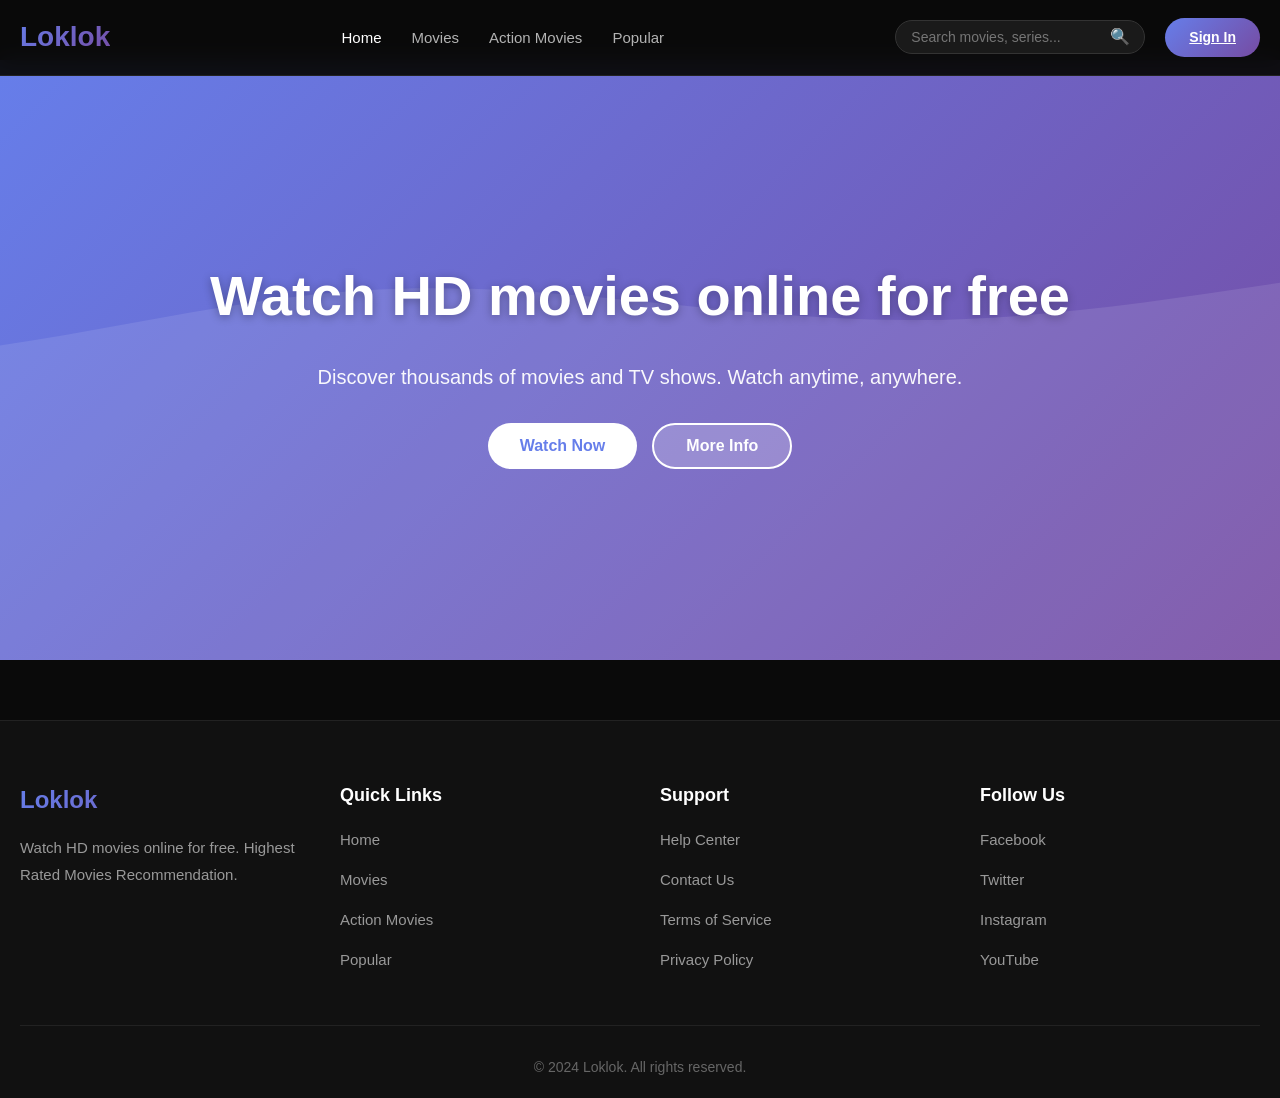
<file: index.html>
<!DOCTYPE html>
<html lang="en">
<head>
    <meta charset="UTF-8">
    <meta name="viewport" content="width=device-width, initial-scale=1.0">
    <title>Loklok - Watch HD movies online for free</title>
    <link rel="stylesheet" href="styles.css">
</head>
<body>
    <!-- Navigation Bar -->
    <nav class="navbar">
        <div class="container">
            <div class="logo">
                <h1>Loklok</h1>
            </div>
            <ul class="nav-menu">
                <li><a href="#home" class="active">Home</a></li>
                <li><a href="movies.html">Movies</a></li>
                <li><a href="#new">Action Movies</a></li>
                <li><a href="#popular">Popular</a></li>
            </ul>
            <div class="nav-right">
                <div class="search-box">
                    <input type="text" placeholder="Search movies, series...">
                    <span class="search-icon">🔍</span>
                </div>
                <a href="login.html" class="btn-login">Sign In</a>
            </div>
        </div>
    </nav>

    <!-- Hero Section -->
    <section class="hero">
        <div class="hero-content">
            <h1 class="hero-title">Watch HD movies online for free</h1>
            <p class="hero-subtitle">Discover thousands of movies and TV shows. Watch anytime, anywhere.</p>
            <div class="hero-buttons">
                <button class="btn-primary" onclick="window.location.href='movies.html'">Watch Now</button>
                <button class="btn-secondary">More Info</button>
            </div>
        </div>
        <div class="hero-overlay"></div>
    </section>



    <!-- Footer -->
    <footer class="footer">
        <div class="container">
            <div class="footer-content">
                <div class="footer-section">
                    <h3>Loklok</h3>
                    <p>Watch HD movies online for free. Highest Rated Movies Recommendation.</p>
                </div>
                <div class="footer-section">
                    <h4>Quick Links</h4>
                    <ul>
                        <li><a href="index.html">Home</a></li>
                        <li><a href="movies.html">Movies</a></li>
                        <li><a href="#action">Action Movies</a></li>
                        <li><a href="#popular">Popular</a></li>
                    </ul>
                </div>
                <div class="footer-section">
                    <h4>Support</h4>
                    <ul>
                        <li><a href="#">Help Center</a></li>
                        <li><a href="#">Contact Us</a></li>
                        <li><a href="#">Terms of Service</a></li>
                        <li><a href="#">Privacy Policy</a></li>
                    </ul>
                </div>
                <div class="footer-section">
                    <h4>Follow Us</h4>
                    <ul>
                        <li><a href="#">Facebook</a></li>
                        <li><a href="#">Twitter</a></li>
                        <li><a href="#">Instagram</a></li>
                        <li><a href="#">YouTube</a></li>
                    </ul>
                </div>
            </div>
            <div class="footer-bottom">
                <p>&copy; 2024 Loklok. All rights reserved.</p>
            </div>
        </div>
    </footer>
</body>
</html>
</file>
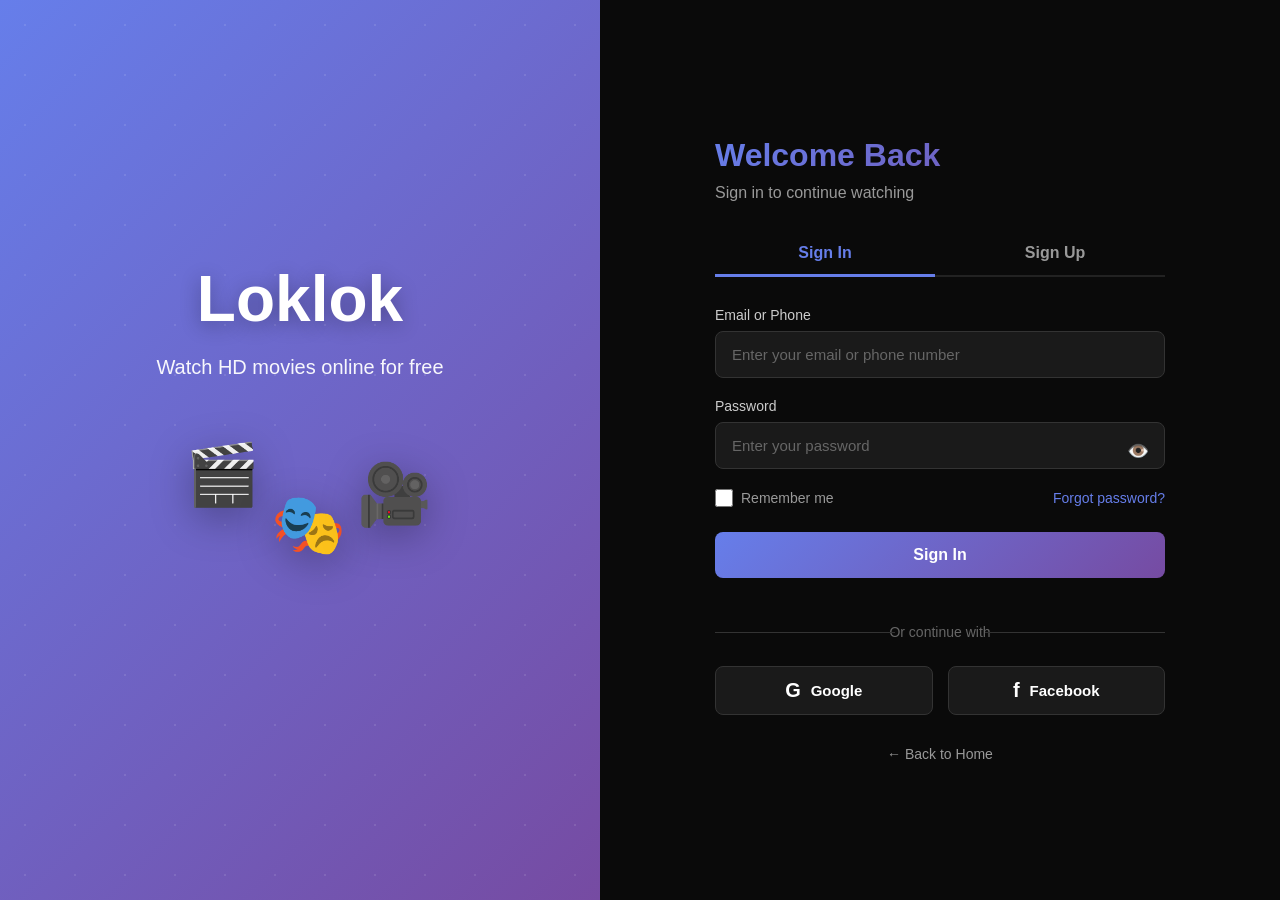
<file: login.html>
<!DOCTYPE html>
<html lang="en">
<head>
    <meta charset="UTF-8">
    <meta name="viewport" content="width=device-width, initial-scale=1.0">
    <title>Sign In - Loklok</title>
    <link rel="stylesheet" href="login-styles.css">
</head>
<body>
    <div class="login-container">
        <!-- Left Side - Branding -->
        <div class="login-left">
            <div class="brand-content">
                <h1 class="brand-logo">Loklok</h1>
                <p class="brand-tagline">Watch HD movies online for free</p>
                <div class="brand-illustration">
                    <div class="floating-card card-1">🎬</div>
                    <div class="floating-card card-2">🎭</div>
                    <div class="floating-card card-3">🎥</div>
                </div>
            </div>
        </div>

        <!-- Right Side - Login Form -->
        <div class="login-right">
            <div class="login-form-wrapper">
                <div class="form-header">
                    <h2>Welcome Back</h2>
                    <p>Sign in to continue watching</p>
                </div>

                <div class="tabs">
                    <button class="tab-btn active" id="loginTab">Sign In</button>
                    <button class="tab-btn" id="registerTab">Sign Up</button>
                </div>

                <!-- Login Form -->
                <form class="login-form" id="loginForm">
                    <div class="form-group">
                        <label for="email">Email or Phone</label>
                        <input type="text" id="email" placeholder="Enter your email or phone number" required>
                    </div>

                    <div class="form-group">
                        <label for="password">Password</label>
                        <input type="password" id="password" placeholder="Enter your password" required>
                        <span class="toggle-password" onclick="togglePassword()">👁️</span>
                    </div>

                    <div class="form-options">
                        <label class="checkbox-label">
                            <input type="checkbox" id="remember">
                            <span>Remember me</span>
                        </label>
                        <a href="#" class="forgot-link">Forgot password?</a>
                    </div>

                    <button type="submit" class="btn-submit">Sign In</button>

                    <div class="divider">
                        <span>Or continue with</span>
                    </div>

                    <div class="social-login">
                        <button type="button" class="social-btn google-btn">
                            <span>G</span> Google
                        </button>
                        <button type="button" class="social-btn facebook-btn">
                            <span>f</span> Facebook
                        </button>
                    </div>
                </form>

                <!-- Register Form (Hidden by default) -->
                <form class="login-form" id="registerForm" style="display: none;">
                    <div class="form-group">
                        <label for="reg-email">Email</label>
                        <input type="email" id="reg-email" placeholder="Enter your email" required>
                    </div>

                    <div class="form-group">
                        <label for="reg-phone">Phone Number</label>
                        <input type="tel" id="reg-phone" placeholder="Enter your phone number" required>
                    </div>

                    <div class="form-group">
                        <label for="reg-password">Password</label>
                        <input type="password" id="reg-password" placeholder="Create a password" required>
                    </div>

                    <div class="form-group">
                        <label for="reg-confirm">Confirm Password</label>
                        <input type="password" id="reg-confirm" placeholder="Confirm your password" required>
                    </div>

                    <div class="form-options">
                        <label class="checkbox-label">
                            <input type="checkbox" id="agree" required>
                            <span>I agree to the <a href="#">Terms of Service</a> and <a href="#">Privacy Policy</a></span>
                        </label>
                    </div>

                    <button type="submit" class="btn-submit">Sign Up</button>

                    <div class="divider">
                        <span>Or continue with</span>
                    </div>

                    <div class="social-login">
                        <button type="button" class="social-btn google-btn">
                            <span>G</span> Google
                        </button>
                        <button type="button" class="social-btn facebook-btn">
                            <span>f</span> Facebook
                        </button>
                    </div>
                </form>

                <div class="back-home">
                    <a href="index.html">← Back to Home</a>
                </div>
            </div>
        </div>
    </div>

    <script>
        // Toggle between login and register forms
        const loginTab = document.getElementById('loginTab');
        const registerTab = document.getElementById('registerTab');
        const loginForm = document.getElementById('loginForm');
        const registerForm = document.getElementById('registerForm');

        loginTab.addEventListener('click', () => {
            loginTab.classList.add('active');
            registerTab.classList.remove('active');
            loginForm.style.display = 'block';
            registerForm.style.display = 'none';
        });

        registerTab.addEventListener('click', () => {
            registerTab.classList.add('active');
            loginTab.classList.remove('active');
            loginForm.style.display = 'none';
            registerForm.style.display = 'block';
        });

        // Toggle password visibility
        function togglePassword() {
            const passwordInput = document.getElementById('password');
            if (passwordInput.type === 'password') {
                passwordInput.type = 'text';
            } else {
                passwordInput.type = 'password';
            }
        }

        // Form submissions
        loginForm.addEventListener('submit', (e) => {
            e.preventDefault();
            alert('Login functionality would be implemented here!');
        });

        registerForm.addEventListener('submit', (e) => {
            e.preventDefault();
            const password = document.getElementById('reg-password').value;
            const confirm = document.getElementById('reg-confirm').value;
            
            if (password !== confirm) {
                alert('Passwords do not match!');
                return;
            }
            
            alert('Registration functionality would be implemented here!');
        });
    </script>
</body>
</html>
</file>
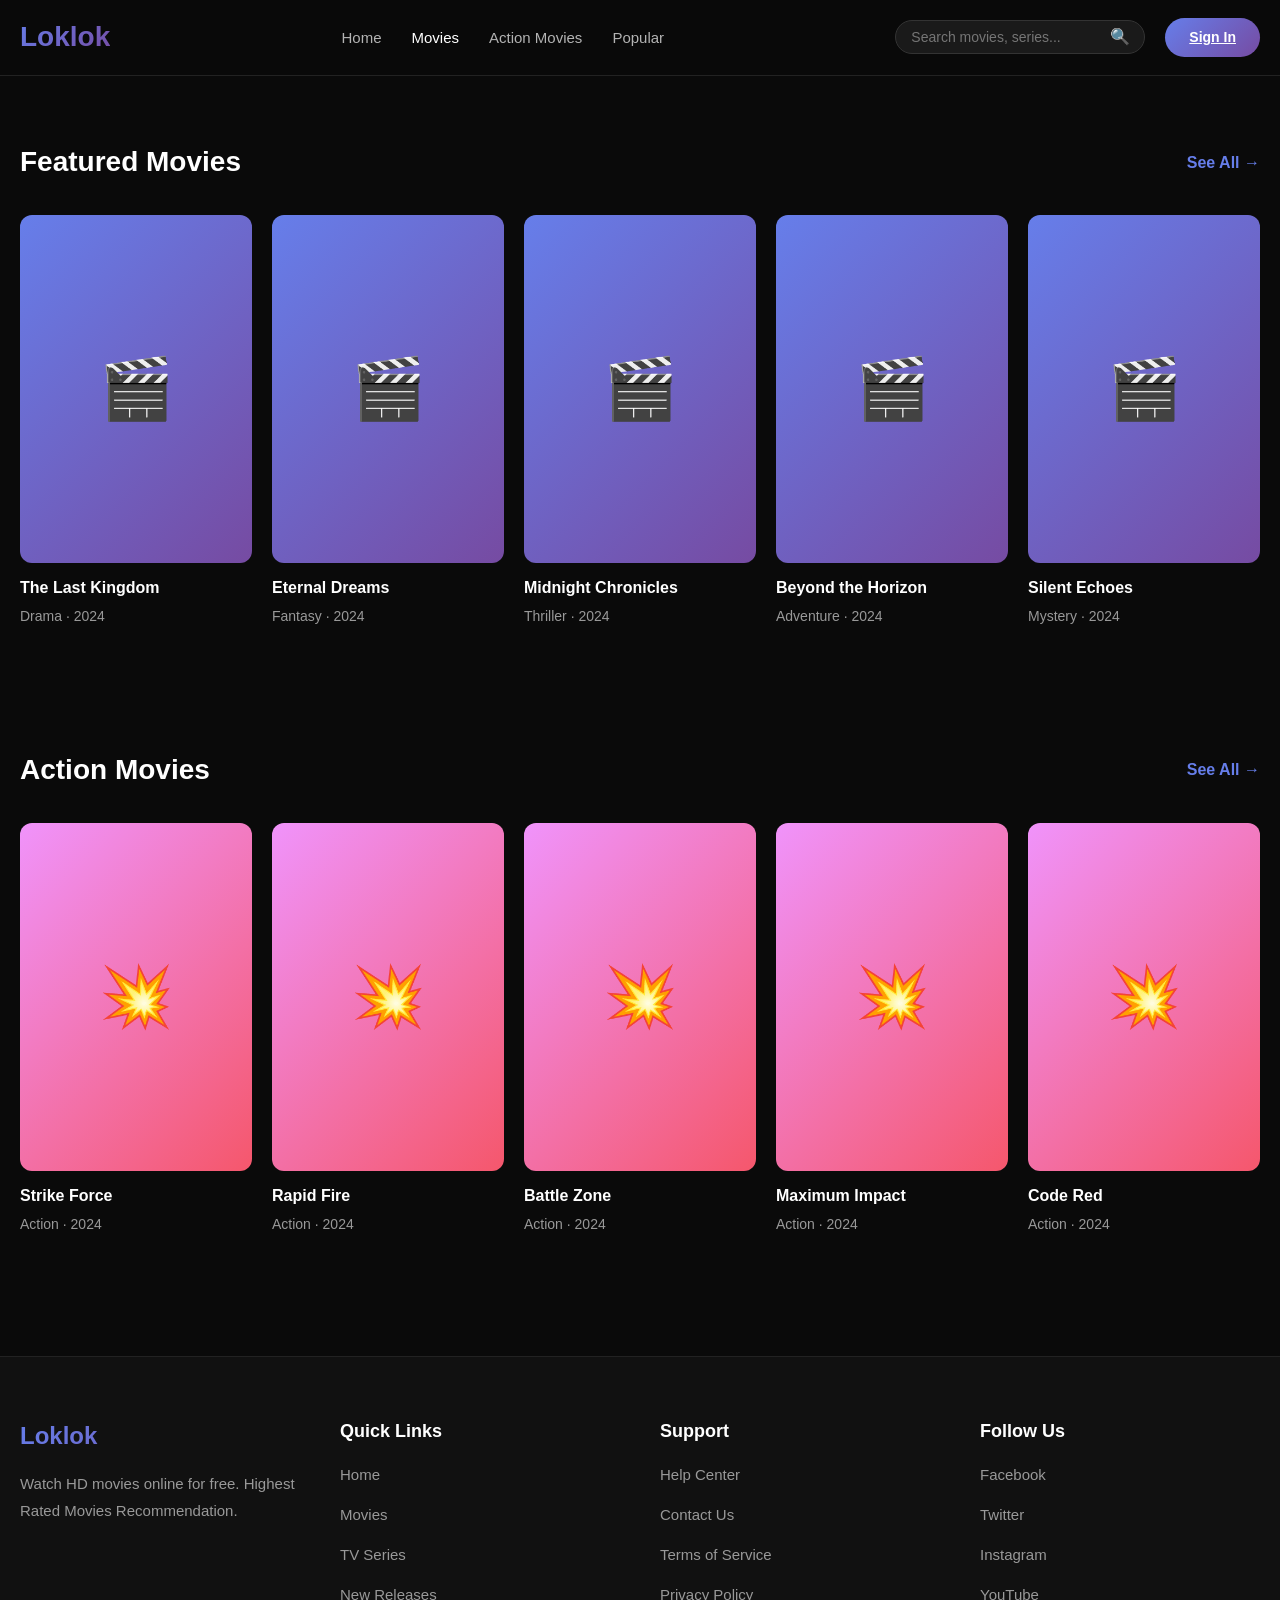
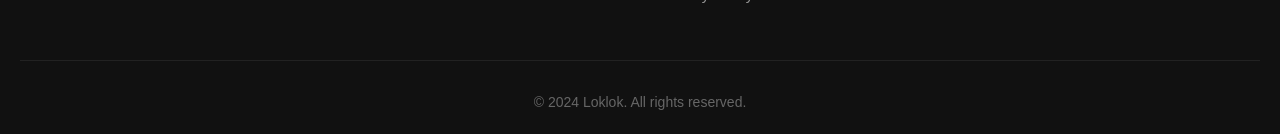
<file: movies.html>
<!DOCTYPE html>
<html lang="en">
<head>
    <meta charset="UTF-8">
    <meta name="viewport" content="width=device-width, initial-scale=1.0">
    <title>Movies - Loklok</title>
    <link rel="stylesheet" href="styles.css">
</head>
<body>
    <!-- Navigation Bar -->
    <nav class="navbar">
        <div class="container">
            <div class="logo">
                <a href="index.html"><h1>Loklok</h1></a>
            </div>
            <ul class="nav-menu">
                <li><a href="index.html">Home</a></li>
                <li><a href="movies.html" class="active">Movies</a></li>
                <li><a href="#action">Action Movies</a></li>
                <li><a href="#popular">Popular</a></li>
            </ul>
            <div class="nav-right">
                <div class="search-box">
                    <input type="text" placeholder="Search movies, series...">
                    <span class="search-icon">🔍</span>
                </div>
                <a href="login.html" class="btn-login">Sign In</a>
            </div>
        </div>
    </nav>

    <div class="movies-page">
        <!-- Featured Section - 1 Row with 5 Columns -->
        <section class="content-section">
            <div class="container">
                <div class="section-header">
                    <h2>Featured Movies</h2>
                    <a href="#" class="more-link">See All →</a>
                </div>
                
                <div class="movie-row">
                    <div class="content-card">
                        <div class="card-image">
                            <div class="placeholder-img"><span>🎬</span></div>
                            <div class="card-overlay"><button class="play-btn">▶</button></div>
                        </div>
                        <h3 class="card-title">The Last Kingdom</h3>
                        <p class="card-info">Drama · 2024</p>
                    </div>
                    <div class="content-card">
                        <div class="card-image">
                            <div class="placeholder-img"><span>🎬</span></div>
                            <div class="card-overlay"><button class="play-btn">▶</button></div>
                        </div>
                        <h3 class="card-title">Eternal Dreams</h3>
                        <p class="card-info">Fantasy · 2024</p>
                    </div>
                    <div class="content-card">
                        <div class="card-image">
                            <div class="placeholder-img"><span>🎬</span></div>
                            <div class="card-overlay"><button class="play-btn">▶</button></div>
                        </div>
                        <h3 class="card-title">Midnight Chronicles</h3>
                        <p class="card-info">Thriller · 2024</p>
                    </div>
                    <div class="content-card">
                        <div class="card-image">
                            <div class="placeholder-img"><span>🎬</span></div>
                            <div class="card-overlay"><button class="play-btn">▶</button></div>
                        </div>
                        <h3 class="card-title">Beyond the Horizon</h3>
                        <p class="card-info">Adventure · 2024</p>
                    </div>
                    <div class="content-card">
                        <div class="card-image">
                            <div class="placeholder-img"><span>🎬</span></div>
                            <div class="card-overlay"><button class="play-btn">▶</button></div>
                        </div>
                        <h3 class="card-title">Silent Echoes</h3>
                        <p class="card-info">Mystery · 2024</p>
                    </div>
                </div>
            </div>
        </section>

        <!-- Action Section - 1 Row with 5 Columns -->
        <section class="content-section">
            <div class="container">
                <div class="section-header">
                    <h2>Action Movies</h2>
                    <a href="#" class="more-link">See All →</a>
                </div>
                
                <div class="movie-row">
                    <div class="content-card">
                        <div class="card-image">
                            <div class="placeholder-img action-bg"><span>💥</span></div>
                            <div class="card-overlay"><button class="play-btn">▶</button></div>
                        </div>
                        <h3 class="card-title">Strike Force</h3>
                        <p class="card-info">Action · 2024</p>
                    </div>
                    <div class="content-card">
                        <div class="card-image">
                            <div class="placeholder-img action-bg"><span>💥</span></div>
                            <div class="card-overlay"><button class="play-btn">▶</button></div>
                        </div>
                        <h3 class="card-title">Rapid Fire</h3>
                        <p class="card-info">Action · 2024</p>
                    </div>
                    <div class="content-card">
                        <div class="card-image">
                            <div class="placeholder-img action-bg"><span>💥</span></div>
                            <div class="card-overlay"><button class="play-btn">▶</button></div>
                        </div>
                        <h3 class="card-title">Battle Zone</h3>
                        <p class="card-info">Action · 2024</p>
                    </div>
                    <div class="content-card">
                        <div class="card-image">
                            <div class="placeholder-img action-bg"><span>💥</span></div>
                            <div class="card-overlay"><button class="play-btn">▶</button></div>
                        </div>
                        <h3 class="card-title">Maximum Impact</h3>
                        <p class="card-info">Action · 2024</p>
                    </div>
                    <div class="content-card">
                        <div class="card-image">
                            <div class="placeholder-img action-bg"><span>💥</span></div>
                            <div class="card-overlay"><button class="play-btn">▶</button></div>
                        </div>
                        <h3 class="card-title">Code Red</h3>
                        <p class="card-info">Action · 2024</p>
                    </div>
                </div>
            </div>
        </section>
    </div>

    <!-- Footer -->
    <footer class="footer">
        <div class="container">
            <div class="footer-content">
                <div class="footer-section">
                    <h3>Loklok</h3>
                    <p>Watch HD movies online for free. Highest Rated Movies Recommendation.</p>
                </div>
                <div class="footer-section">
                    <h4>Quick Links</h4>
                    <ul>
                        <li><a href="index.html">Home</a></li>
                        <li><a href="movies.html">Movies</a></li>
                        <li><a href="#">TV Series</a></li>
                        <li><a href="#">New Releases</a></li>
                    </ul>
                </div>
                <div class="footer-section">
                    <h4>Support</h4>
                    <ul>
                        <li><a href="#">Help Center</a></li>
                        <li><a href="#">Contact Us</a></li>
                        <li><a href="#">Terms of Service</a></li>
                        <li><a href="#">Privacy Policy</a></li>
                    </ul>
                </div>
                <div class="footer-section">
                    <h4>Follow Us</h4>
                    <ul>
                        <li><a href="#">Facebook</a></li>
                        <li><a href="#">Twitter</a></li>
                        <li><a href="#">Instagram</a></li>
                        <li><a href="#">YouTube</a></li>
                    </ul>
                </div>
            </div>
            <div class="footer-bottom">
                <p>&copy; 2024 Loklok. All rights reserved.</p>
            </div>
        </div>
    </footer>
</body>
</html>
</file>
<file: styles.css>
* {
    margin: 0;
    padding: 0;
    box-sizing: border-box;
}

body {
    font-family: -apple-system, BlinkMacSystemFont, 'Segoe UI', Roboto, Oxygen, Ubuntu, Cantarell, sans-serif;
    background-color: #0a0a0a;
    color: #ffffff;
    line-height: 1.6;
}

.container {
    max-width: 1400px;
    margin: 0 auto;
    padding: 0 20px;
}

/* Navigation Bar */
.navbar {
    background-color: rgba(10, 10, 10, 0.95);
    padding: 15px 0;
    position: fixed;
    width: 100%;
    top: 0;
    z-index: 1000;
    border-bottom: 1px solid #222;
    backdrop-filter: blur(10px);
}

.navbar .container {
    display: flex;
    justify-content: space-between;
    align-items: center;
}

.logo h1 {
    font-size: 28px;
    font-weight: bold;
    background: linear-gradient(135deg, #667eea 0%, #764ba2 100%);
    -webkit-background-clip: text;
    -webkit-text-fill-color: transparent;
    background-clip: text;
}

.nav-menu {
    display: flex;
    list-style: none;
    gap: 30px;
}

.nav-menu a {
    color: #b3b3b3;
    text-decoration: none;
    font-size: 15px;
    transition: color 0.3s ease;
    padding: 5px 0;
}

.nav-menu a:hover,
.nav-menu a.active {
    color: #ffffff;
}

/* Mobile Menu Toggle */
.mobile-menu-toggle {
    display: none;
    background: none;
    border: none;
    color: #ffffff;
    font-size: 24px;
    cursor: pointer;
    padding: 5px;
}

.mobile-menu-toggle:hover {
    color: #667eea;
}

.nav-right {
    display: flex;
    align-items: center;
    gap: 20px;
}

.search-box {
    position: relative;
}

.search-box input {
    background-color: #1a1a1a;
    border: 1px solid #333;
    border-radius: 20px;
    padding: 8px 40px 8px 15px;
    color: #ffffff;
    width: 250px;
    font-size: 14px;
    transition: all 0.3s ease;
}

.search-box input:focus {
    outline: none;
    border-color: #667eea;
    background-color: #222;
}

.search-box .search-icon {
    position: absolute;
    right: 15px;
    top: 50%;
    transform: translateY(-50%);
    font-size: 16px;
}

.btn-login {
    background: linear-gradient(135deg, #667eea 0%, #764ba2 100%);
    color: white;
    border: none;
    padding: 8px 24px;
    border-radius: 20px;
    font-size: 14px;
    cursor: pointer;
    font-weight: 600;
    transition: transform 0.2s ease, box-shadow 0.2s ease;
}

.btn-login:hover {
    transform: translateY(-2px);
    box-shadow: 0 5px 15px rgba(102, 126, 234, 0.4);
}

/* Hero Section */
.hero {
    height: 600px;
    background: linear-gradient(135deg, #667eea 0%, #764ba2 100%);
    position: relative;
    display: flex;
    align-items: center;
    justify-content: center;
    margin-top: 60px;
    overflow: hidden;
}

.hero::before {
    content: '';
    position: absolute;
    width: 100%;
    height: 100%;
    background: url('data:image/svg+xml,<svg xmlns="http://www.w3.org/2000/svg" viewBox="0 0 1440 320"><path fill="%23ffffff" fill-opacity="0.1" d="M0,96L48,112C96,128,192,160,288,160C384,160,480,128,576,122.7C672,117,768,139,864,138.7C960,139,1056,117,1152,106.7C1248,96,1344,96,1392,96L1440,96L1440,320L1392,320C1344,320,1248,320,1152,320C1056,320,960,320,864,320C768,320,672,320,576,320C480,320,384,320,288,320C192,320,96,320,48,320L0,320Z"></path></svg>') no-repeat bottom;
    background-size: cover;
}

.hero-content {
    text-align: center;
    z-index: 1;
    padding: 0 20px;
}

.hero-title {
    font-size: 56px;
    font-weight: 700;
    margin-bottom: 20px;
    text-shadow: 0 2px 10px rgba(0, 0, 0, 0.3);
}

.hero-subtitle {
    font-size: 20px;
    margin-bottom: 30px;
    opacity: 0.95;
}

.hero-buttons {
    display: flex;
    gap: 15px;
    justify-content: center;
}

.btn-primary,
.btn-secondary {
    padding: 12px 32px;
    font-size: 16px;
    border-radius: 25px;
    border: none;
    cursor: pointer;
    font-weight: 600;
    transition: all 0.3s ease;
}

.btn-primary {
    background-color: #ffffff;
    color: #667eea;
}

.btn-primary:hover {
    transform: translateY(-2px);
    box-shadow: 0 5px 20px rgba(255, 255, 255, 0.3);
}

.btn-secondary {
    background-color: rgba(255, 255, 255, 0.2);
    color: #ffffff;
    border: 2px solid #ffffff;
}

.btn-secondary:hover {
    background-color: rgba(255, 255, 255, 0.3);
    transform: translateY(-2px);
}

/* Content Sections */
.content-section {
    padding: 60px 0;
}

.movies-page {
    margin-top: 60px;
}

.movies-page .content-section:first-child {
    padding-top: 80px;
}

.section-header {
    display: flex;
    justify-content: space-between;
    align-items: center;
    margin-bottom: 30px;
}

.section-header h2 {
    font-size: 28px;
    font-weight: 700;
}

.more-link {
    color: #667eea;
    text-decoration: none;
    font-size: 16px;
    font-weight: 600;
    transition: color 0.3s ease;
}

.more-link:hover {
    color: #764ba2;
}

/* Movie Rows */
.movie-row {
    display: grid;
    grid-template-columns: repeat(5, 1fr);
    gap: 20px;
    margin-bottom: 30px;
}

.movie-row:last-child {
    margin-bottom: 0;
}

/* Logo Link */
.logo a {
    text-decoration: none;
    color: inherit;
}

/* Content Grid */
.content-grid {
    display: grid;
    grid-template-columns: repeat(auto-fill, minmax(220px, 1fr));
    gap: 25px;
}

.content-card {
    cursor: pointer;
    transition: transform 0.3s ease;
}

.content-card:hover {
    transform: translateY(-10px);
}

.card-image {
    position: relative;
    border-radius: 12px;
    overflow: hidden;
    aspect-ratio: 2/3;
    background: linear-gradient(135deg, #1e3c72 0%, #2a5298 100%);
}

.placeholder-img {
    width: 100%;
    height: 100%;
    display: flex;
    align-items: center;
    justify-content: center;
    font-size: 60px;
    background: linear-gradient(135deg, #667eea 0%, #764ba2 100%);
}

.action-bg {
    background: linear-gradient(135deg, #f093fb 0%, #f5576c 100%);
}

.card-overlay {
    position: absolute;
    top: 0;
    left: 0;
    width: 100%;
    height: 100%;
    background: rgba(0, 0, 0, 0.7);
    display: flex;
    align-items: center;
    justify-content: center;
    opacity: 0;
    transition: opacity 0.3s ease;
}

.content-card:hover .card-overlay {
    opacity: 1;
}

.play-btn {
    width: 60px;
    height: 60px;
    border-radius: 50%;
    background: linear-gradient(135deg, #667eea 0%, #764ba2 100%);
    border: none;
    color: white;
    font-size: 24px;
    cursor: pointer;
    display: flex;
    align-items: center;
    justify-content: center;
    transition: transform 0.3s ease;
}

.play-btn:hover {
    transform: scale(1.1);
}

.card-title {
    font-size: 16px;
    font-weight: 600;
    margin-top: 12px;
    color: #ffffff;
    white-space: nowrap;
    overflow: hidden;
    text-overflow: ellipsis;
}

.card-info {
    font-size: 14px;
    color: #999;
    margin-top: 5px;
}

/* Footer */
.footer {
    background-color: #111;
    padding: 60px 0 20px;
    border-top: 1px solid #222;
    margin-top: 60px;
}

.footer-content {
    display: grid;
    grid-template-columns: repeat(auto-fit, minmax(250px, 1fr));
    gap: 40px;
    margin-bottom: 40px;
}

.footer-section h3 {
    font-size: 24px;
    margin-bottom: 15px;
    background: linear-gradient(135deg, #667eea 0%, #764ba2 100%);
    -webkit-background-clip: text;
    -webkit-text-fill-color: transparent;
    background-clip: text;
}

.footer-section h4 {
    font-size: 18px;
    margin-bottom: 15px;
    color: #ffffff;
    font-weight: 600;
}

.footer-section p {
    color: #999;
    line-height: 1.8;
    font-size: 15px;
}

.footer-section ul {
    list-style: none;
}

.footer-section ul li {
    margin-bottom: 10px;
}

.footer-section ul li a {
    color: #999;
    text-decoration: none;
    transition: color 0.3s ease;
    font-size: 15px;
    display: inline-block;
    padding: 3px 0;
}

.footer-section ul li a:hover {
    color: #667eea;
    transform: translateX(5px);
}

.footer-bottom {
    text-align: center;
    padding-top: 30px;
    border-top: 1px solid #222;
    color: #666;
    font-size: 14px;
}

/* Responsive Design */
@media (max-width: 1200px) {
    .movie-row {
        grid-template-columns: repeat(4, 1fr);
    }
}

@media (max-width: 968px) {
    .nav-menu {
        display: none;
    }

    .mobile-menu-toggle {
        display: block;
    }

    .search-box input {
        width: 150px;
    }

    .hero {
        height: 500px;
    }

    .hero-title {
        font-size: 36px;
    }

    .hero-subtitle {
        font-size: 16px;
    }

    .content-grid {
        grid-template-columns: repeat(auto-fill, minmax(150px, 1fr));
        gap: 15px;
    }

    .movie-row {
        grid-template-columns: repeat(3, 1fr);
        gap: 15px;
    }

    .section-header h2 {
        font-size: 22px;
    }

    .footer-content {
        grid-template-columns: 1fr;
        gap: 30px;
    }

    .navbar .container {
        flex-wrap: wrap;
    }

    .nav-right {
        order: 3;
        width: 100%;
        margin-top: 10px;
        justify-content: space-between;
    }

    .search-box {
        flex: 1;
        max-width: 250px;
    }

    .search-box input {
        width: 100%;
    }
}

@media (max-width: 768px) {
    .hero {
        height: 400px;
        margin-top: 120px;
    }

    .hero-title {
        font-size: 32px;
    }

    .hero-subtitle {
        font-size: 14px;
    }

    .hero-buttons {
        flex-direction: column;
        gap: 10px;
    }

    .btn-primary,
    .btn-secondary {
        width: 100%;
        max-width: 250px;
    }

    .movie-row {
        grid-template-columns: repeat(2, 1fr);
    }

    .content-section {
        padding: 40px 0;
    }

    .movies-page .content-section:first-child {
        padding-top: 60px;
    }

    .card-title {
        font-size: 14px;
    }

    .card-info {
        font-size: 12px;
    }

    /* Footer Tablet Styles */
    .footer {
        padding: 40px 0 20px;
    }

    .footer-content {
        grid-template-columns: repeat(2, 1fr);
        gap: 30px;
        margin-bottom: 30px;
    }

    .footer-section:first-child {
        grid-column: 1 / -1;
        text-align: center;
        padding-bottom: 20px;
        border-bottom: 1px solid #222;
    }

    .footer-section h3 {
        font-size: 22px;
    }

    .footer-section h4 {
        font-size: 16px;
        margin-bottom: 12px;
    }

    .footer-section p {
        font-size: 14px;
        max-width: 500px;
        margin: 0 auto;
    }

    .footer-section ul li a {
        font-size: 14px;
    }
}

@media (max-width: 480px) {
    .navbar {
        padding: 10px 0;
    }

    .logo h1 {
        font-size: 22px;
    }

    .container {
        padding: 0 15px;
    }

    .hero {
        height: 350px;
    }

    .hero-title {
        font-size: 24px;
    }

    .hero-subtitle {
        font-size: 13px;
    }

    .content-grid {
        grid-template-columns: repeat(2, 1fr);
    }

    .movie-row {
        grid-template-columns: repeat(2, 1fr);
        gap: 10px;
    }

    .section-header h2 {
        font-size: 18px;
    }

    .more-link {
        font-size: 14px;
    }

    .nav-right {
        gap: 10px;
    }

    .btn-login {
        padding: 6px 16px;
        font-size: 13px;
    }

    .search-box {
        max-width: 150px;
    }

    .search-box input {
        padding: 6px 35px 6px 12px;
        font-size: 13px;
    }

    .placeholder-img {
        font-size: 40px;
    }

    .play-btn {
        width: 50px;
        height: 50px;
        font-size: 20px;
    }

    .footer {
        padding: 40px 0 20px;
    }

    .footer-content {
        grid-template-columns: 1fr;
        gap: 25px;
        margin-bottom: 25px;
    }

    .footer-section:first-child {
        grid-column: 1;
        text-align: center;
        padding-bottom: 25px;
        border-bottom: 1px solid #222;
        margin-bottom: 10px;
    }

    .footer-section {
        text-align: center;
        padding: 15px 0;
    }

    .footer-section h3 {
        font-size: 20px;
        margin-bottom: 10px;
    }

    .footer-section h4 {
        font-size: 16px;
        margin-bottom: 12px;
        border-bottom: 1px solid #222;
        padding-bottom: 8px;
        display: inline-block;
        min-width: 120px;
    }

    .footer-section p,
    .footer-section ul li a {
        font-size: 13px;
    }

    .footer-section p {
        line-height: 1.6;
        padding: 0 10px;
    }

    .footer-section ul li {
        margin-bottom: 8px;
    }

    .footer-section ul li a {
        padding: 5px 0;
    }

    .footer-bottom {
        padding-top: 20px;
        font-size: 12px;
    }
}
</file>
<file: login-styles.css>
* {
    margin: 0;
    padding: 0;
    box-sizing: border-box;
}

body {
    font-family: -apple-system, BlinkMacSystemFont, 'Segoe UI', Roboto, Oxygen, Ubuntu, Cantarell, sans-serif;
    background: #0a0a0a;
    color: #ffffff;
    height: 100vh;
    overflow: hidden;
}

.login-container {
    display: flex;
    height: 100vh;
}

/* Left Side - Branding */
.login-left {
    flex: 1;
    background: linear-gradient(135deg, #667eea 0%, #764ba2 100%);
    display: flex;
    align-items: center;
    justify-content: center;
    position: relative;
    overflow: hidden;
}

.login-left::before {
    content: '';
    position: absolute;
    width: 200%;
    height: 200%;
    background: radial-gradient(circle, rgba(255,255,255,0.1) 1px, transparent 1px);
    background-size: 50px 50px;
    animation: moveBackground 20s linear infinite;
}

@keyframes moveBackground {
    0% {
        transform: translate(0, 0);
    }
    100% {
        transform: translate(50px, 50px);
    }
}

.brand-content {
    text-align: center;
    z-index: 1;
    padding: 40px;
}

.brand-logo {
    font-size: 64px;
    font-weight: 700;
    margin-bottom: 20px;
    text-shadow: 0 4px 20px rgba(0, 0, 0, 0.3);
}

.brand-tagline {
    font-size: 20px;
    opacity: 0.95;
    margin-bottom: 60px;
}

.brand-illustration {
    position: relative;
    height: 200px;
}

.floating-card {
    position: absolute;
    font-size: 60px;
    animation: float 3s ease-in-out infinite;
    filter: drop-shadow(0 10px 20px rgba(0, 0, 0, 0.3));
}

.card-1 {
    left: 10%;
    top: 0;
    animation-delay: 0s;
}

.card-2 {
    left: 40%;
    top: 50px;
    animation-delay: 1s;
}

.card-3 {
    left: 70%;
    top: 20px;
    animation-delay: 2s;
}

@keyframes float {
    0%, 100% {
        transform: translateY(0);
    }
    50% {
        transform: translateY(-20px);
    }
}

/* Right Side - Login Form */
.login-right {
    flex: 1;
    background: #0a0a0a;
    display: flex;
    align-items: center;
    justify-content: center;
    padding: 40px;
    overflow-y: auto;
}

.login-form-wrapper {
    width: 100%;
    max-width: 450px;
}

.form-header {
    margin-bottom: 30px;
}

.form-header h2 {
    font-size: 32px;
    font-weight: 700;
    margin-bottom: 10px;
    background: linear-gradient(135deg, #667eea 0%, #764ba2 100%);
    -webkit-background-clip: text;
    -webkit-text-fill-color: transparent;
    background-clip: text;
}

.form-header p {
    color: #999;
    font-size: 16px;
}

/* Tabs */
.tabs {
    display: flex;
    gap: 10px;
    margin-bottom: 30px;
    border-bottom: 2px solid #222;
}

.tab-btn {
    flex: 1;
    padding: 12px 20px;
    background: transparent;
    border: none;
    color: #999;
    font-size: 16px;
    font-weight: 600;
    cursor: pointer;
    transition: all 0.3s ease;
    border-bottom: 3px solid transparent;
    margin-bottom: -2px;
}

.tab-btn.active {
    color: #667eea;
    border-bottom-color: #667eea;
}

.tab-btn:hover {
    color: #ffffff;
}

/* Form Groups */
.form-group {
    margin-bottom: 20px;
    position: relative;
}

.form-group label {
    display: block;
    margin-bottom: 8px;
    color: #ccc;
    font-size: 14px;
    font-weight: 500;
}

.form-group input {
    width: 100%;
    padding: 14px 16px;
    background: #1a1a1a;
    border: 1px solid #333;
    border-radius: 8px;
    color: #ffffff;
    font-size: 15px;
    transition: all 0.3s ease;
}

.form-group input:focus {
    outline: none;
    border-color: #667eea;
    background: #222;
    box-shadow: 0 0 0 3px rgba(102, 126, 234, 0.1);
}

.form-group input::placeholder {
    color: #666;
}

.toggle-password {
    position: absolute;
    right: 16px;
    top: 42px;
    cursor: pointer;
    font-size: 18px;
    user-select: none;
}

/* Form Options */
.form-options {
    display: flex;
    justify-content: space-between;
    align-items: center;
    margin-bottom: 25px;
}

.checkbox-label {
    display: flex;
    align-items: center;
    gap: 8px;
    color: #999;
    font-size: 14px;
    cursor: pointer;
}

.checkbox-label input[type="checkbox"] {
    width: 18px;
    height: 18px;
    cursor: pointer;
    accent-color: #667eea;
}

.checkbox-label span a {
    color: #667eea;
    text-decoration: none;
}

.checkbox-label span a:hover {
    text-decoration: underline;
}

.forgot-link {
    color: #667eea;
    text-decoration: none;
    font-size: 14px;
    transition: color 0.3s ease;
}

.forgot-link:hover {
    color: #764ba2;
}

/* Submit Button */
.btn-submit {
    width: 100%;
    padding: 14px;
    background: linear-gradient(135deg, #667eea 0%, #764ba2 100%);
    border: none;
    border-radius: 8px;
    color: white;
    font-size: 16px;
    font-weight: 600;
    cursor: pointer;
    transition: all 0.3s ease;
    margin-bottom: 20px;
}

.btn-submit:hover {
    transform: translateY(-2px);
    box-shadow: 0 8px 20px rgba(102, 126, 234, 0.4);
}

.btn-submit:active {
    transform: translateY(0);
}

/* Divider */
.divider {
    text-align: center;
    margin: 25px 0;
    position: relative;
}

.divider::before,
.divider::after {
    content: '';
    position: absolute;
    top: 50%;
    width: 40%;
    height: 1px;
    background: #333;
}

.divider::before {
    left: 0;
}

.divider::after {
    right: 0;
}

.divider span {
    background: #0a0a0a;
    padding: 0 15px;
    color: #666;
    font-size: 14px;
}

/* Social Login */
.social-login {
    display: flex;
    gap: 15px;
    margin-bottom: 30px;
}

.social-btn {
    flex: 1;
    padding: 12px;
    border: 1px solid #333;
    border-radius: 8px;
    background: #1a1a1a;
    color: #ffffff;
    font-size: 15px;
    font-weight: 600;
    cursor: pointer;
    transition: all 0.3s ease;
    display: flex;
    align-items: center;
    justify-content: center;
    gap: 10px;
}

.social-btn span {
    font-size: 20px;
    font-weight: 700;
}

.google-btn:hover {
    border-color: #4285f4;
    background: rgba(66, 133, 244, 0.1);
}

.facebook-btn:hover {
    border-color: #1877f2;
    background: rgba(24, 119, 242, 0.1);
}

/* Back Home Link */
.back-home {
    text-align: center;
    margin-top: 20px;
}

.back-home a {
    color: #999;
    text-decoration: none;
    font-size: 14px;
    transition: color 0.3s ease;
}

.back-home a:hover {
    color: #667eea;
}

/* Responsive Design */
@media (max-width: 968px) {
    .login-container {
        flex-direction: column;
    }

    .login-left {
        min-height: 200px;
        flex: 0;
    }

    .brand-logo {
        font-size: 40px;
    }

    .brand-tagline {
        font-size: 16px;
        margin-bottom: 20px;
    }

    .brand-illustration {
        height: 80px;
    }

    .floating-card {
        font-size: 35px;
    }

    .login-right {
        flex: 1;
        overflow-y: auto;
        padding: 30px 20px;
    }

    .login-form-wrapper {
        max-width: 100%;
    }
}

@media (max-width: 768px) {
    .login-left {
        min-height: 180px;
    }

    .brand-logo {
        font-size: 36px;
    }

    .brand-tagline {
        font-size: 14px;
    }

    .form-header h2 {
        font-size: 28px;
    }

    .form-header p {
        font-size: 14px;
    }

    .social-login {
        flex-direction: column;
    }

    .form-group input {
        padding: 12px 14px;
        font-size: 14px;
    }

    .btn-submit {
        padding: 12px;
        font-size: 15px;
    }
}

@media (max-width: 480px) {
    .login-right {
        padding: 20px 15px;
    }

    .login-left {
        min-height: 150px;
    }

    .brand-logo {
        font-size: 32px;
    }

    .brand-tagline {
        font-size: 13px;
        margin-bottom: 15px;
    }

    .brand-illustration {
        height: 60px;
    }

    .floating-card {
        font-size: 28px;
    }

    .form-header h2 {
        font-size: 24px;
    }

    .form-header p {
        font-size: 13px;
    }

    .tab-btn {
        padding: 10px 15px;
        font-size: 14px;
    }

    .form-group label {
        font-size: 13px;
    }

    .form-group input {
        padding: 11px 13px;
        font-size: 13px;
    }

    .checkbox-label {
        font-size: 12px;
    }

    .forgot-link {
        font-size: 12px;
    }

    .btn-submit {
        padding: 11px;
        font-size: 14px;
    }

    .social-btn {
        padding: 10px;
        font-size: 14px;
    }

    .divider span {
        font-size: 12px;
    }

    .back-home a {
        font-size: 13px;
    }
}
</file>
